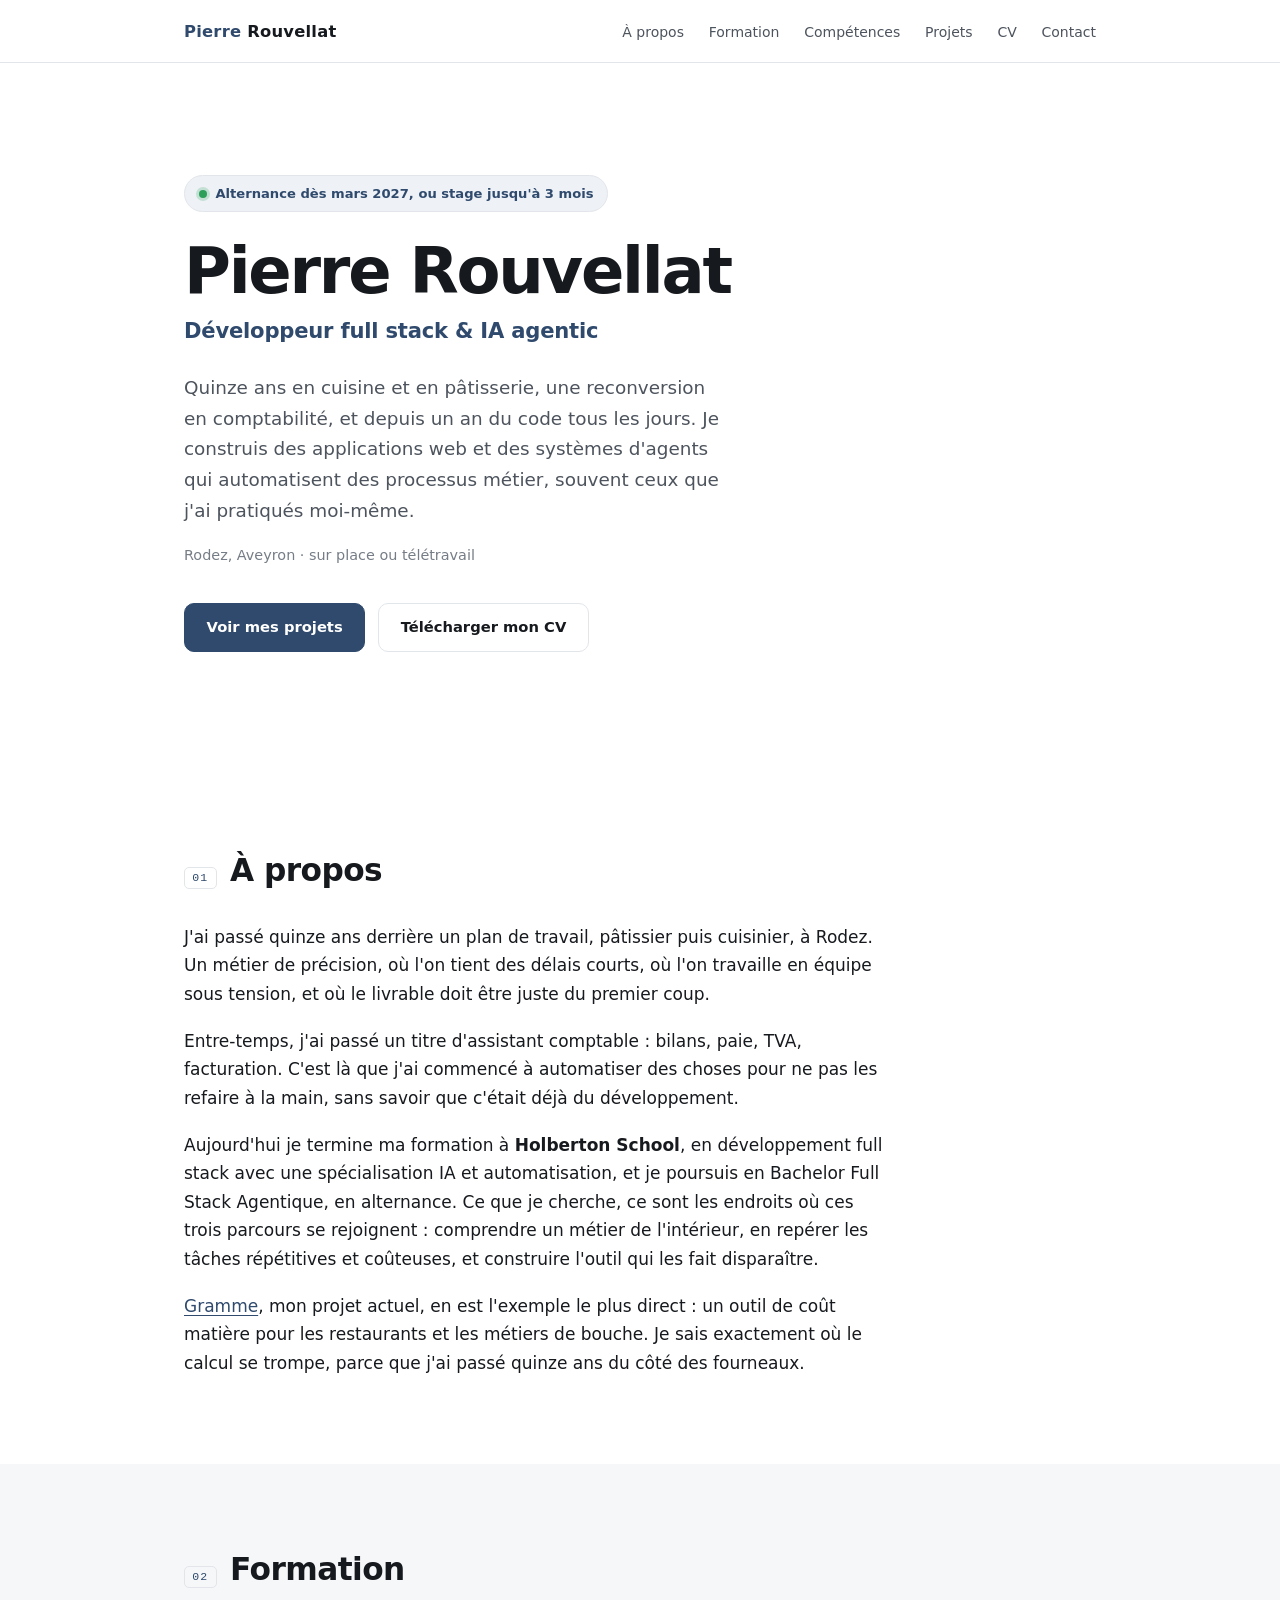
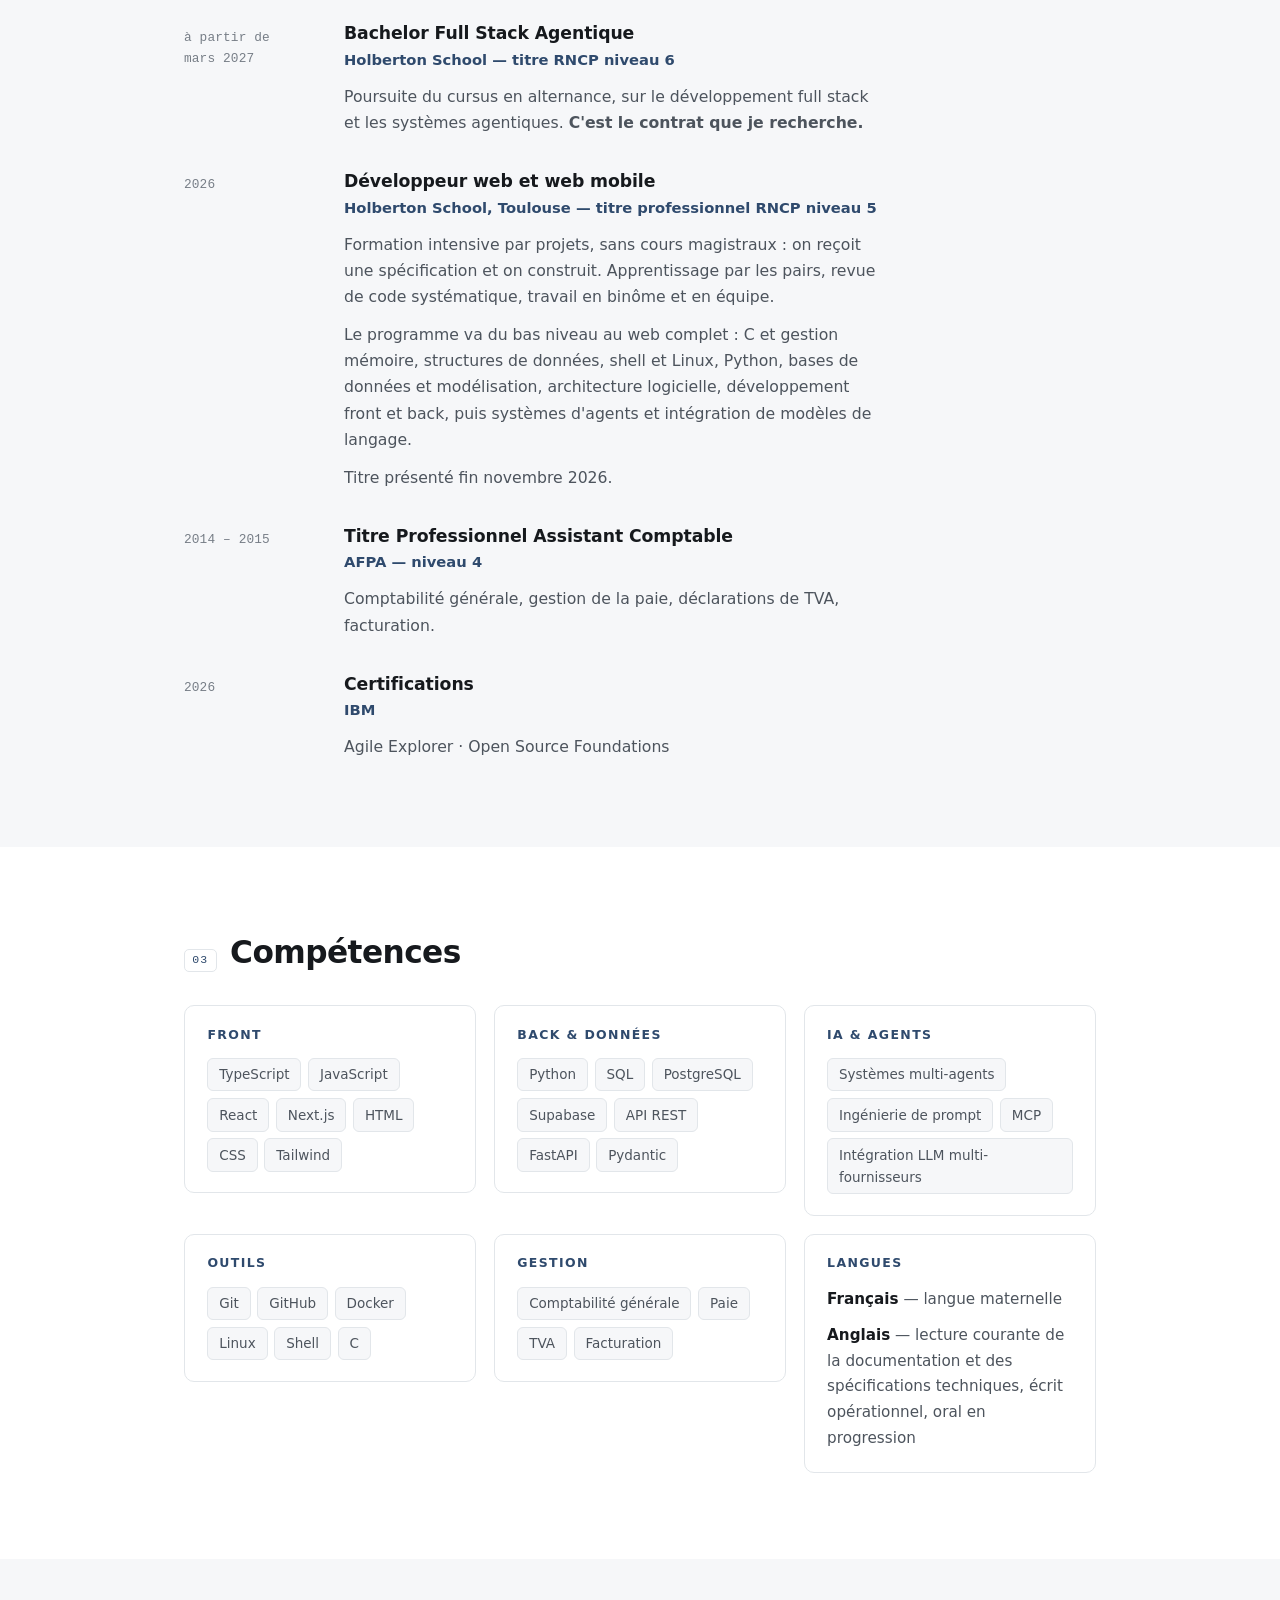
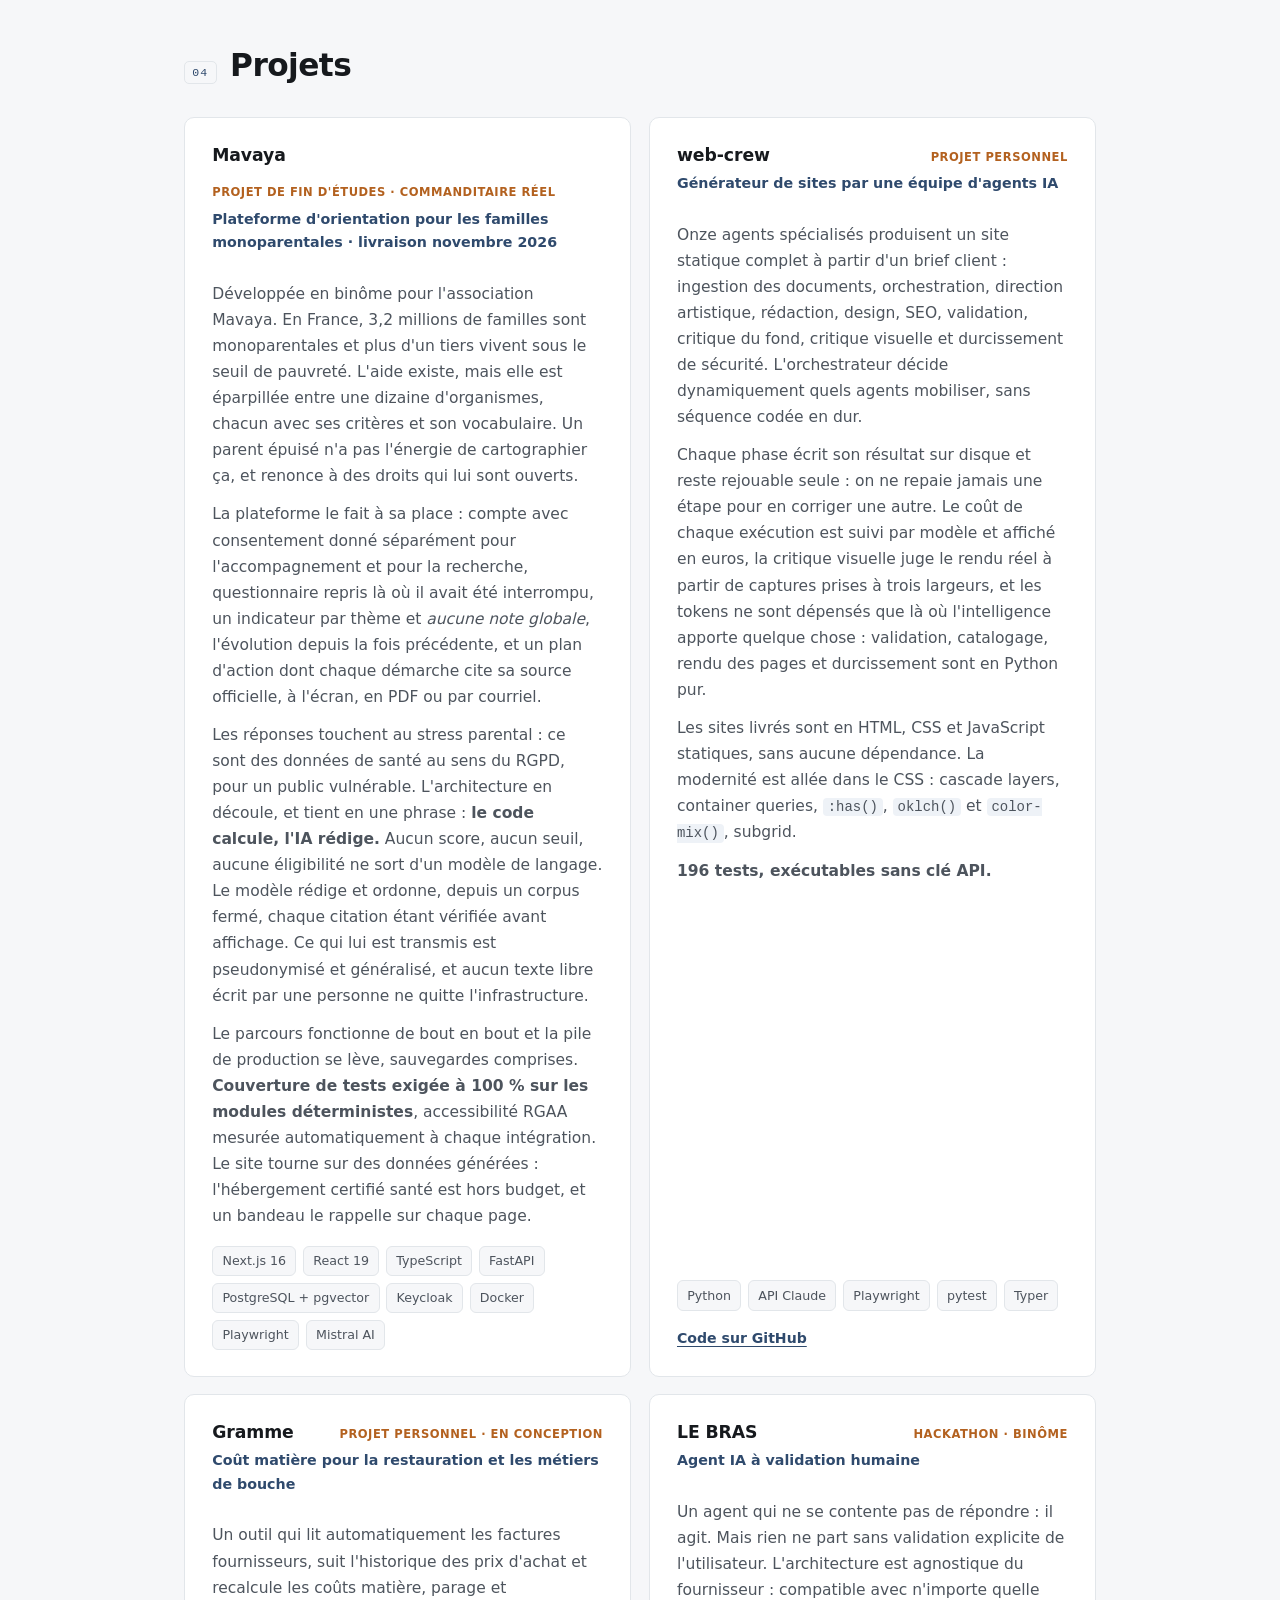
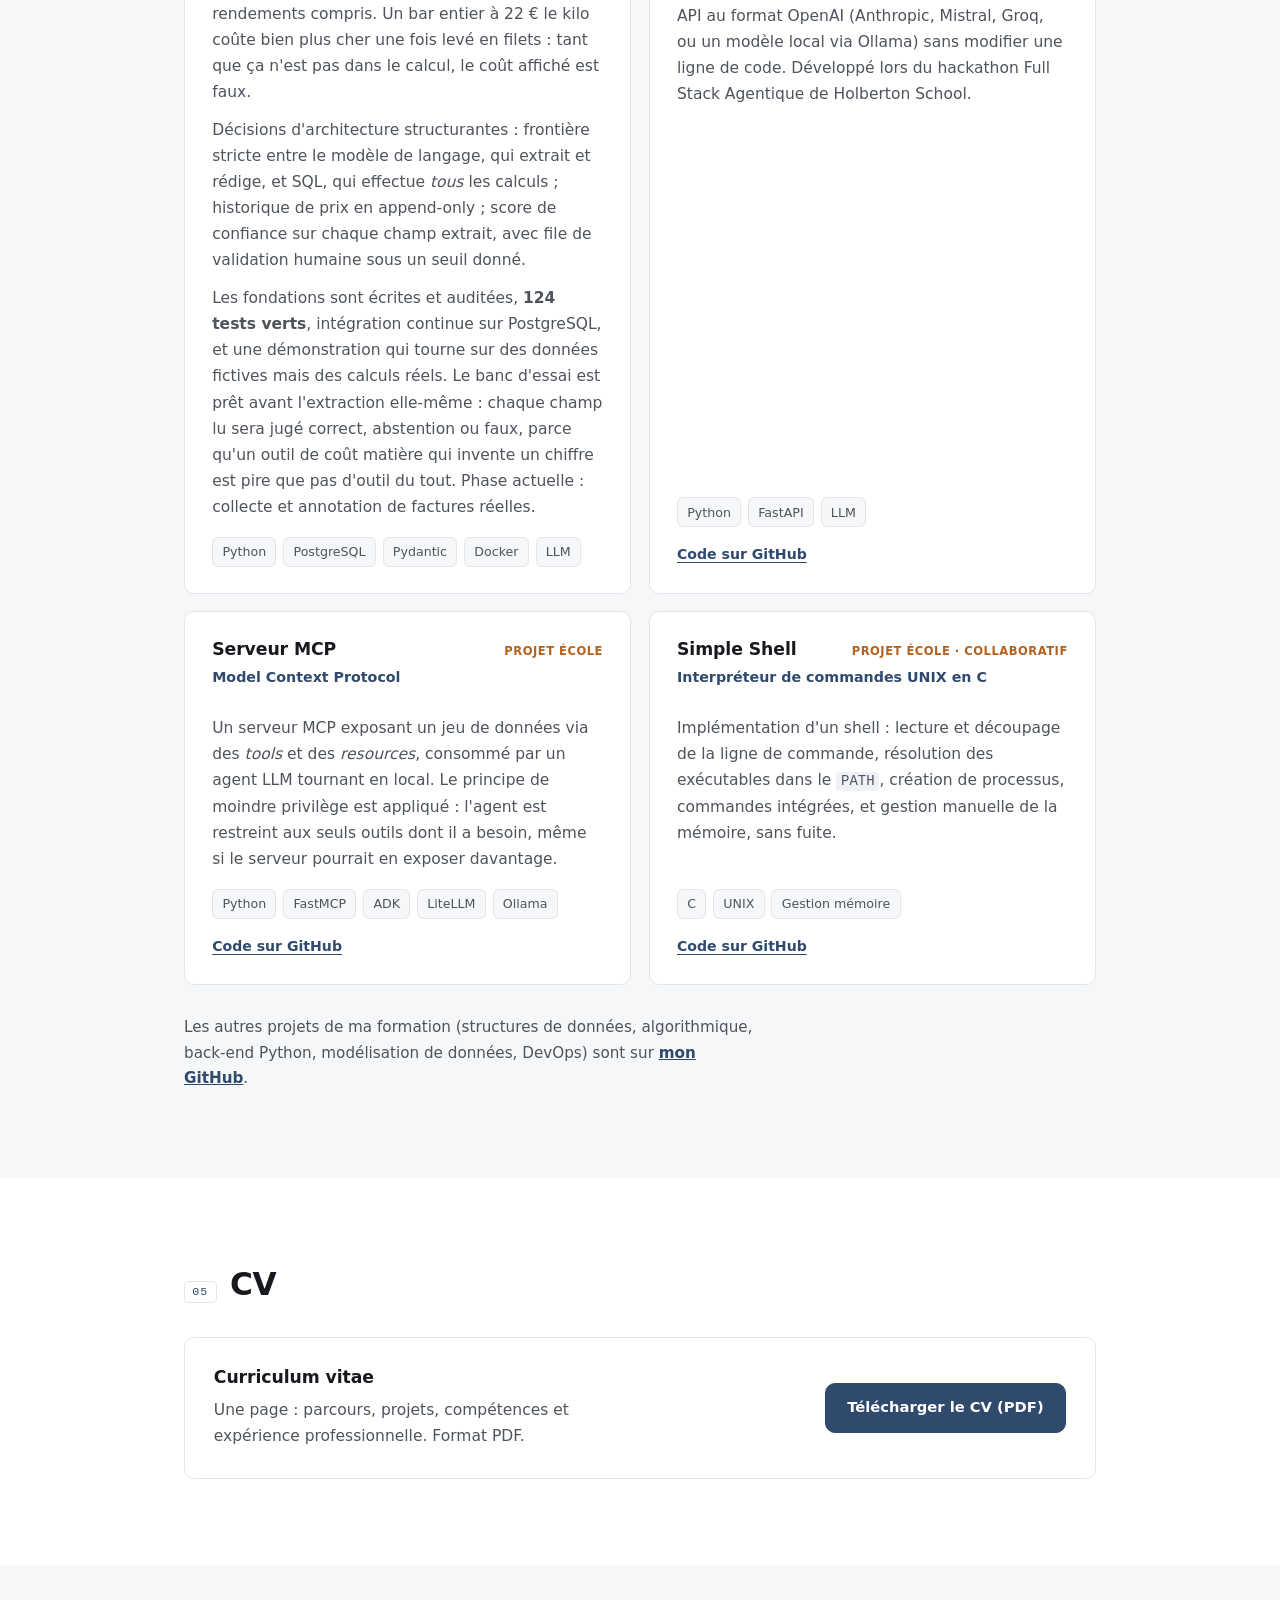
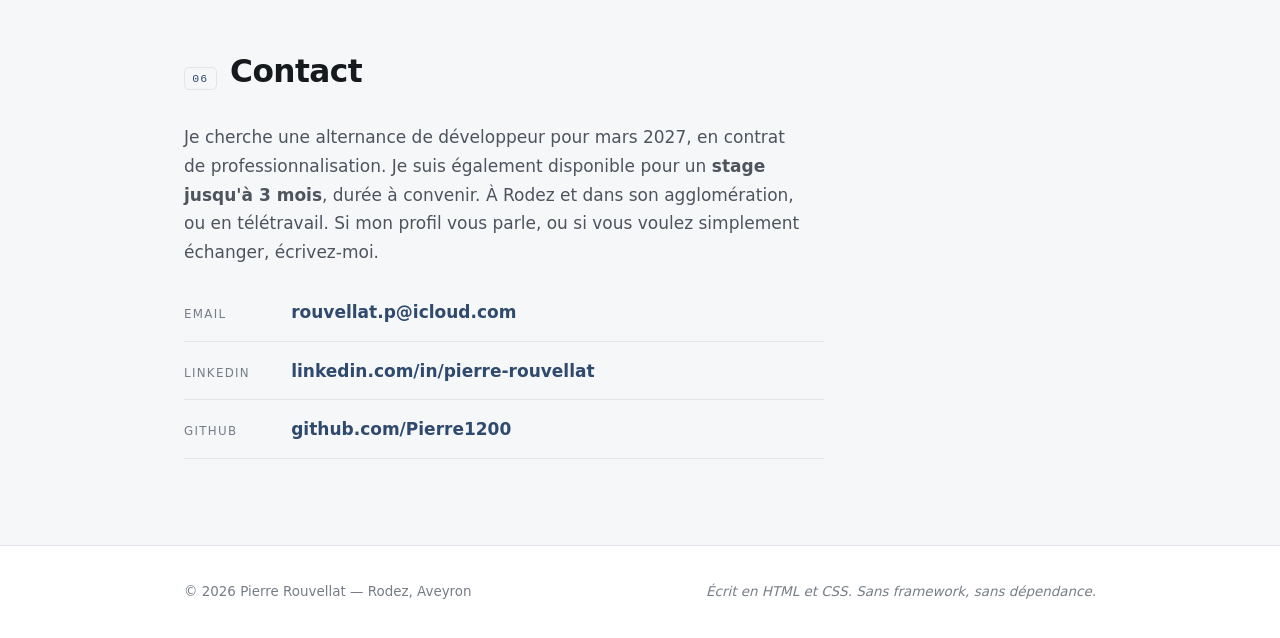
<file: index.html>
<!doctype html>
<html lang="fr">
<head>
<meta charset="utf-8">
<meta name="viewport" content="width=device-width, initial-scale=1">
<title>Pierre Rouvellat — Développeur full stack &amp; IA agentic</title>
<meta name="description" content="Développeur full stack et IA agentic à Rodez. 15 ans en cuisine, une reconversion, et aujourd'hui des applications web et des systèmes d'agents. Recherche une alternance pour mars 2027.">
<meta name="author" content="Pierre Rouvellat">

<meta property="og:type" content="website">
<meta property="og:title" content="Pierre Rouvellat — Développeur full stack &amp; IA agentic">
<meta property="og:description" content="15 ans en cuisine, une reconversion, et aujourd'hui du code tous les jours. Recherche une alternance pour mars 2027.">
<meta property="og:url" content="https://pierre1200.github.io/">
<meta property="og:image" content="https://pierre1200.github.io/assets/og.png">
<meta property="og:image:width" content="1200">
<meta property="og:image:height" content="630">
<meta property="og:image:alt" content="Pierre Rouvellat, développeur full stack et IA agentic, recherche une alternance dès mars 2027">
<meta property="og:locale" content="fr_FR">
<meta name="twitter:card" content="summary_large_image">

<link rel="icon" href="data:image/svg+xml,%3Csvg xmlns='http://www.w3.org/2000/svg' viewBox='0 0 100 100'%3E%3Crect width='100' height='100' rx='22' fill='%232f4a6d'/%3E%3Ctext x='50' y='68' font-family='Helvetica,Arial,sans-serif' font-size='52' font-weight='bold' fill='%23fff' text-anchor='middle'%3EPR%3C/text%3E%3C/svg%3E">
<meta http-equiv="Content-Security-Policy" content="default-src 'self'; script-src 'self'; style-src 'self'; img-src 'self' data:; font-src 'self'; connect-src 'none'; object-src 'none'; base-uri 'self'; form-action 'none'; upgrade-insecure-requests">
<meta name="referrer" content="strict-origin-when-cross-origin">
<link rel="stylesheet" href="style.css">
</head>
<body>

<a class="skip" href="#contenu">Aller au contenu</a>

<header class="site-header">
  <div class="wrap header-inner">
    <a class="brand" href="#top"><span>Pierre</span> Rouvellat</a>
    <nav aria-label="Navigation principale">
      <ul>
        <li><a href="#apropos">À propos</a></li>
        <li><a href="#formation">Formation</a></li>
        <li><a href="#competences">Compétences</a></li>
        <li><a href="#projets">Projets</a></li>
        <li><a href="#cv">CV</a></li>
        <li><a href="#contact">Contact</a></li>
      </ul>
    </nav>
  </div>
</header>

<main id="contenu">

  <section id="top" class="hero">
    <div class="wrap">
      <p class="dispo"><span class="dot" aria-hidden="true"></span> Alternance dès mars&nbsp;2027, ou stage jusqu'à 3&nbsp;mois</p>
      <h1>Pierre Rouvellat</h1>
      <p class="role">Développeur full stack &amp; IA agentic</p>
      <p class="pitch">
        Quinze ans en cuisine et en pâtisserie, une reconversion en comptabilité,
        et depuis un an du code tous les jours. Je construis des applications web
        et des systèmes d'agents qui automatisent des processus métier, souvent
        ceux que j'ai pratiqués moi-même.
      </p>
      <p class="lieu">Rodez, Aveyron · sur place ou télétravail</p>
      <div class="cta">
        <a class="btn btn-primary" href="#projets">Voir mes projets</a>
        <a class="btn" href="assets/CV-Pierre-Rouvellat-Alternance-Dev-2026.pdf" download>Télécharger mon CV</a>
      </div>
    </div>
  </section>

  <section id="apropos">
    <div class="wrap">
      <h2><span class="num">01</span> À propos</h2>
      <div class="prose">
        <p>
          J'ai passé quinze ans derrière un plan de travail, pâtissier puis
          cuisinier, à Rodez. Un métier de précision, où l'on tient des délais
          courts, où l'on travaille en équipe sous tension, et où le livrable doit
          être juste du premier coup.
        </p>
        <p>
          Entre-temps, j'ai passé un titre d'assistant comptable : bilans, paie, TVA,
          facturation. C'est là que j'ai commencé à automatiser des choses pour ne pas
          les refaire à la main, sans savoir que c'était déjà du développement.
        </p>
        <p>
          Aujourd'hui je termine ma formation à <strong>Holberton School</strong>, en
          développement full stack avec une spécialisation IA et automatisation, et je
          poursuis en Bachelor Full Stack Agentique, en alternance. Ce que je cherche,
          ce sont les endroits où ces trois parcours se rejoignent : comprendre un
          métier de l'intérieur, en repérer les tâches répétitives et coûteuses, et
          construire l'outil qui les fait disparaître.
        </p>
        <p>
          <a href="#projets">Gramme</a>, mon projet actuel, en est l'exemple le plus
          direct : un outil de coût matière pour les restaurants et les métiers de
          bouche. Je sais exactement où le calcul se trompe, parce que j'ai passé
          quinze ans du côté des fourneaux.
        </p>
      </div>
    </div>
  </section>

  <section id="formation" class="alt">
    <div class="wrap">
      <h2><span class="num">02</span> Formation</h2>

      <div class="tl">
        <article class="tl-item">
          <p class="tl-date">à partir de<br>mars 2027</p>
          <div>
            <h3>Bachelor Full Stack Agentique</h3>
            <p class="tl-org">Holberton School — titre RNCP niveau 6</p>
            <p>
              Poursuite du cursus en alternance, sur le développement full stack et
              les systèmes agentiques. <strong>C'est le contrat que je recherche.</strong>
            </p>
          </div>
        </article>

        <article class="tl-item">
          <p class="tl-date">2026</p>
          <div>
            <h3>Développeur web et web mobile</h3>
            <p class="tl-org">Holberton School, Toulouse — titre professionnel RNCP niveau 5</p>
            <p>
              Formation intensive par projets, sans cours magistraux : on reçoit une
              spécification et on construit. Apprentissage par les pairs, revue de
              code systématique, travail en binôme et en équipe.
            </p>
            <p>
              Le programme va du bas niveau au web complet : C et gestion mémoire,
              structures de données, shell et Linux, Python, bases de données et
              modélisation, architecture logicielle, développement front et back,
              puis systèmes d'agents et intégration de modèles de langage.
            </p>
            <p>Titre présenté fin novembre 2026.</p>
          </div>
        </article>

        <article class="tl-item">
          <p class="tl-date">2014 – 2015</p>
          <div>
            <h3>Titre Professionnel Assistant Comptable</h3>
            <p class="tl-org">AFPA — niveau 4</p>
            <p>Comptabilité générale, gestion de la paie, déclarations de TVA, facturation.</p>
          </div>
        </article>

        <article class="tl-item">
          <p class="tl-date">2026</p>
          <div>
            <h3>Certifications</h3>
            <p class="tl-org">IBM</p>
            <p>Agile Explorer · Open Source Foundations</p>
          </div>
        </article>
      </div>
    </div>
  </section>

  <section id="competences">
    <div class="wrap">
      <h2><span class="num">03</span> Compétences</h2>

      <div class="grid-sk">
        <article class="sk">
          <h3>Front</h3>
          <ul class="chips">
            <li>TypeScript</li><li>JavaScript</li><li>React</li><li>Next.js</li>
            <li>HTML</li><li>CSS</li><li>Tailwind</li>
          </ul>
        </article>
        <article class="sk">
          <h3>Back &amp; données</h3>
          <ul class="chips">
            <li>Python</li><li>SQL</li><li>PostgreSQL</li><li>Supabase</li>
            <li>API REST</li><li>FastAPI</li><li>Pydantic</li>
          </ul>
        </article>
        <article class="sk">
          <h3>IA &amp; agents</h3>
          <ul class="chips">
            <li>Systèmes multi-agents</li><li>Ingénierie de prompt</li>
            <li>MCP</li><li>Intégration LLM multi-fournisseurs</li>
          </ul>
        </article>
        <article class="sk">
          <h3>Outils</h3>
          <ul class="chips">
            <li>Git</li><li>GitHub</li><li>Docker</li><li>Linux</li><li>Shell</li><li>C</li>
          </ul>
        </article>
        <article class="sk">
          <h3>Gestion</h3>
          <ul class="chips">
            <li>Comptabilité générale</li><li>Paie</li><li>TVA</li><li>Facturation</li>
          </ul>
        </article>
        <article class="sk">
          <h3>Langues</h3>
          <ul class="langues">
            <li><strong>Français</strong> — langue maternelle</li>
            <li><strong>Anglais</strong> — lecture courante de la documentation et des
                spécifications techniques, écrit opérationnel, oral en progression</li>
          </ul>
        </article>
      </div>
    </div>
  </section>

  <section id="projets" class="alt">
    <div class="wrap">
      <h2><span class="num">04</span> Projets</h2>

      <div class="projets">

        <article class="projet">
          <div class="p-head">
            <h3>Mavaya</h3>
            <p class="p-tag">Projet de fin d'études · commanditaire réel</p>
          </div>
          <p class="p-sub">Plateforme d'orientation pour les familles monoparentales · livraison novembre 2026</p>
          <p>
            Développée en binôme pour l'association Mavaya. En France, 3,2 millions
            de familles sont monoparentales et plus d'un tiers vivent sous le seuil
            de pauvreté. L'aide existe, mais elle est éparpillée entre une dizaine
            d'organismes, chacun avec ses critères et son vocabulaire. Un parent
            épuisé n'a pas l'énergie de cartographier ça, et renonce à des droits
            qui lui sont ouverts.
          </p>
          <p>
            La plateforme le fait à sa place : compte avec consentement donné
            séparément pour l'accompagnement et pour la recherche, questionnaire
            repris là où il avait été interrompu, un indicateur par thème et
            <em>aucune note globale</em>, l'évolution depuis la fois précédente, et
            un plan d'action dont chaque démarche cite sa source officielle, à
            l'écran, en PDF ou par courriel.
          </p>
          <p>
            Les réponses touchent au stress parental : ce sont des données de santé
            au sens du RGPD, pour un public vulnérable. L'architecture en découle, et
            tient en une phrase : <strong>le code calcule, l'IA rédige.</strong> Aucun
            score, aucun seuil, aucune éligibilité ne sort d'un modèle de langage. Le
            modèle rédige et ordonne, depuis un corpus fermé, chaque citation étant
            vérifiée avant affichage. Ce qui lui est transmis est pseudonymisé et
            généralisé, et aucun texte libre écrit par une personne ne quitte
            l'infrastructure.
          </p>
          <p>
            Le parcours fonctionne de bout en bout et la pile de production se lève,
            sauvegardes comprises. <strong>Couverture de tests exigée à 100 % sur les
            modules déterministes</strong>, accessibilité RGAA mesurée automatiquement
            à chaque intégration. Le site tourne sur des données générées : l'hébergement
            certifié santé est hors budget, et un bandeau le rappelle sur chaque page.
          </p>
          <ul class="chips small">
            <li>Next.js 16</li><li>React 19</li><li>TypeScript</li>
            <li>FastAPI</li><li>PostgreSQL + pgvector</li><li>Keycloak</li>
            <li>Docker</li><li>Playwright</li><li>Mistral AI</li>
          </ul>
        </article>

        <article class="projet">
          <div class="p-head">
            <h3>web-crew</h3>
            <p class="p-tag">Projet personnel</p>
          </div>
          <p class="p-sub">Générateur de sites par une équipe d'agents IA</p>
          <p>
            Onze agents spécialisés produisent un site statique complet à partir
            d'un brief client : ingestion des documents, orchestration, direction
            artistique, rédaction, design, SEO, validation, critique du fond,
            critique visuelle et durcissement de sécurité. L'orchestrateur décide
            dynamiquement quels agents mobiliser, sans séquence codée en dur.
          </p>
          <p>
            Chaque phase écrit son résultat sur disque et reste rejouable seule :
            on ne repaie jamais une étape pour en corriger une autre. Le coût de
            chaque exécution est suivi par modèle et affiché en euros, la critique
            visuelle juge le rendu réel à partir de captures prises à trois
            largeurs, et les tokens ne sont dépensés que là où l'intelligence
            apporte quelque chose : validation, catalogage, rendu des pages et
            durcissement sont en Python pur.
          </p>
          <p>
            Les sites livrés sont en HTML, CSS et JavaScript statiques, sans
            aucune dépendance. La modernité est allée dans le CSS : cascade
            layers, container queries, <code>:has()</code>, <code>oklch()</code>
            et <code>color-mix()</code>, subgrid.
          </p>
          <p>
            <strong>196 tests, exécutables sans clé API.</strong>
          </p>
          <ul class="chips small"><li>Python</li><li>API Claude</li><li>Playwright</li><li>pytest</li><li>Typer</li></ul>
          <p class="p-links"><a href="https://github.com/Pierre1200/web-crew" target="_blank" rel="noopener noreferrer">Code sur GitHub</a></p>
        </article>

        <article class="projet">
          <div class="p-head">
            <h3>Gramme</h3>
            <p class="p-tag">Projet personnel · en conception</p>
          </div>
          <p class="p-sub">Coût matière pour la restauration et les métiers de bouche</p>
          <p>
            Un outil qui lit automatiquement les factures fournisseurs, suit
            l'historique des prix d'achat et recalcule les coûts matière, parage et
            rendements compris. Un bar entier à 22&nbsp;€ le kilo coûte bien plus cher
            une fois levé en filets : tant que ça n'est pas dans le calcul, le coût
            affiché est faux.
          </p>
          <p>
            Décisions d'architecture structurantes : frontière stricte entre le modèle
            de langage, qui extrait et rédige, et SQL, qui effectue <em>tous</em> les
            calculs ; historique de prix en append-only ; score de confiance sur chaque
            champ extrait, avec file de validation humaine sous un seuil donné.
          </p>
          <p>
            Les fondations sont écrites et auditées, <strong>124 tests verts</strong>,
            intégration continue sur PostgreSQL, et une démonstration qui tourne sur
            des données fictives mais des calculs réels. Le banc d'essai est prêt
            avant l'extraction elle-même : chaque champ lu sera jugé correct,
            abstention ou faux, parce qu'un outil de coût matière qui invente un
            chiffre est pire que pas d'outil du tout. Phase actuelle : collecte et
            annotation de factures réelles.
          </p>
          <ul class="chips small">
            <li>Python</li><li>PostgreSQL</li><li>Pydantic</li><li>Docker</li><li>LLM</li>
          </ul>
        </article>

        <article class="projet">
          <div class="p-head">
            <h3>LE BRAS</h3>
            <p class="p-tag">Hackathon · binôme</p>
          </div>
          <p class="p-sub">Agent IA à validation humaine</p>
          <p>
            Un agent qui ne se contente pas de répondre : il agit. Mais rien ne part
            sans validation explicite de l'utilisateur. L'architecture est agnostique
            du fournisseur : compatible avec n'importe quelle API au format OpenAI
            (Anthropic, Mistral, Groq, ou un modèle local via Ollama) sans modifier
            une ligne de code. Développé lors du hackathon Full Stack Agentique de
            Holberton School.
          </p>
          <ul class="chips small"><li>Python</li><li>FastAPI</li><li>LLM</li></ul>
          <p class="p-links"><a href="https://github.com/Pierre1200/hackathon-le-bras" target="_blank" rel="noopener noreferrer">Code sur GitHub</a></p>
        </article>

        <article class="projet">
          <div class="p-head">
            <h3>Serveur MCP</h3>
            <p class="p-tag">Projet école</p>
          </div>
          <p class="p-sub">Model Context Protocol</p>
          <p>
            Un serveur MCP exposant un jeu de données via des <em>tools</em> et des
            <em>resources</em>, consommé par un agent LLM tournant en local. Le
            principe de moindre privilège est appliqué : l'agent est restreint aux
            seuls outils dont il a besoin, même si le serveur pourrait en exposer
            davantage.
          </p>
          <ul class="chips small"><li>Python</li><li>FastMCP</li><li>ADK</li><li>LiteLLM</li><li>Ollama</li></ul>
          <p class="p-links"><a href="https://github.com/Pierre1200/mcp-intro" target="_blank" rel="noopener noreferrer">Code sur GitHub</a></p>
        </article>

        <article class="projet">
          <div class="p-head">
            <h3>Simple Shell</h3>
            <p class="p-tag">Projet école · collaboratif</p>
          </div>
          <p class="p-sub">Interpréteur de commandes UNIX en C</p>
          <p>
            Implémentation d'un shell : lecture et découpage de la ligne de commande,
            résolution des exécutables dans le <code>PATH</code>, création de processus,
            commandes intégrées, et gestion manuelle de la mémoire, sans fuite.
          </p>
          <ul class="chips small"><li>C</li><li>UNIX</li><li>Gestion mémoire</li></ul>
          <p class="p-links"><a href="https://github.com/Pierre1200/holbertonschool-simple_shell" target="_blank" rel="noopener noreferrer">Code sur GitHub</a></p>
        </article>

      </div>

      <p class="more">
        Les autres projets de ma formation (structures de données, algorithmique,
        back-end Python, modélisation de données, DevOps) sont sur
        <a href="https://github.com/Pierre1200" target="_blank" rel="noopener noreferrer">mon GitHub</a>.
      </p>
    </div>
  </section>

  <section id="cv">
    <div class="wrap">
      <h2><span class="num">05</span> CV</h2>
      <div class="cv-box">
        <div>
          <h3>Curriculum vitae</h3>
          <p>
            Une page : parcours, projets, compétences et expérience professionnelle.
            Format PDF.
          </p>
        </div>
        <a class="btn btn-primary" href="assets/CV-Pierre-Rouvellat-Alternance-Dev-2026.pdf" download>
          Télécharger le CV (PDF)
        </a>
      </div>
    </div>
  </section>

  <section id="contact" class="alt">
    <div class="wrap">
      <h2><span class="num">06</span> Contact</h2>
      <p class="contact-intro">
        Je cherche une alternance de développeur pour mars 2027, en contrat de
        professionnalisation. Je suis également disponible pour un <strong>stage jusqu'à
        3 mois</strong>, durée à convenir. À Rodez et dans son agglomération, ou en télétravail.
        Si mon profil vous parle, ou si vous voulez simplement échanger, écrivez-moi.
      </p>
      <ul class="contacts">
        <li>
          <span class="c-label">Email</span>
          <a href="mailto:rouvellat.p@icloud.com">rouvellat.p@icloud.com</a>
        </li>
        <li>
          <span class="c-label">LinkedIn</span>
          <a href="https://www.linkedin.com/in/pierre-rouvellat/" target="_blank" rel="noopener noreferrer">linkedin.com/in/pierre-rouvellat</a>
        </li>
        <li>
          <span class="c-label">GitHub</span>
          <a href="https://github.com/Pierre1200" target="_blank" rel="noopener noreferrer">github.com/Pierre1200</a>
        </li>
      </ul>
    </div>
  </section>

</main>

<footer class="site-footer">
  <div class="wrap footer-inner">
    <p>© <span id="year">2026</span> Pierre Rouvellat — Rodez, Aveyron</p>
    <p class="made">Écrit en HTML et CSS. Sans framework, sans dépendance.</p>
  </div>
</footer>

<script src="main.js"></script>
</body>
</html>
</file>
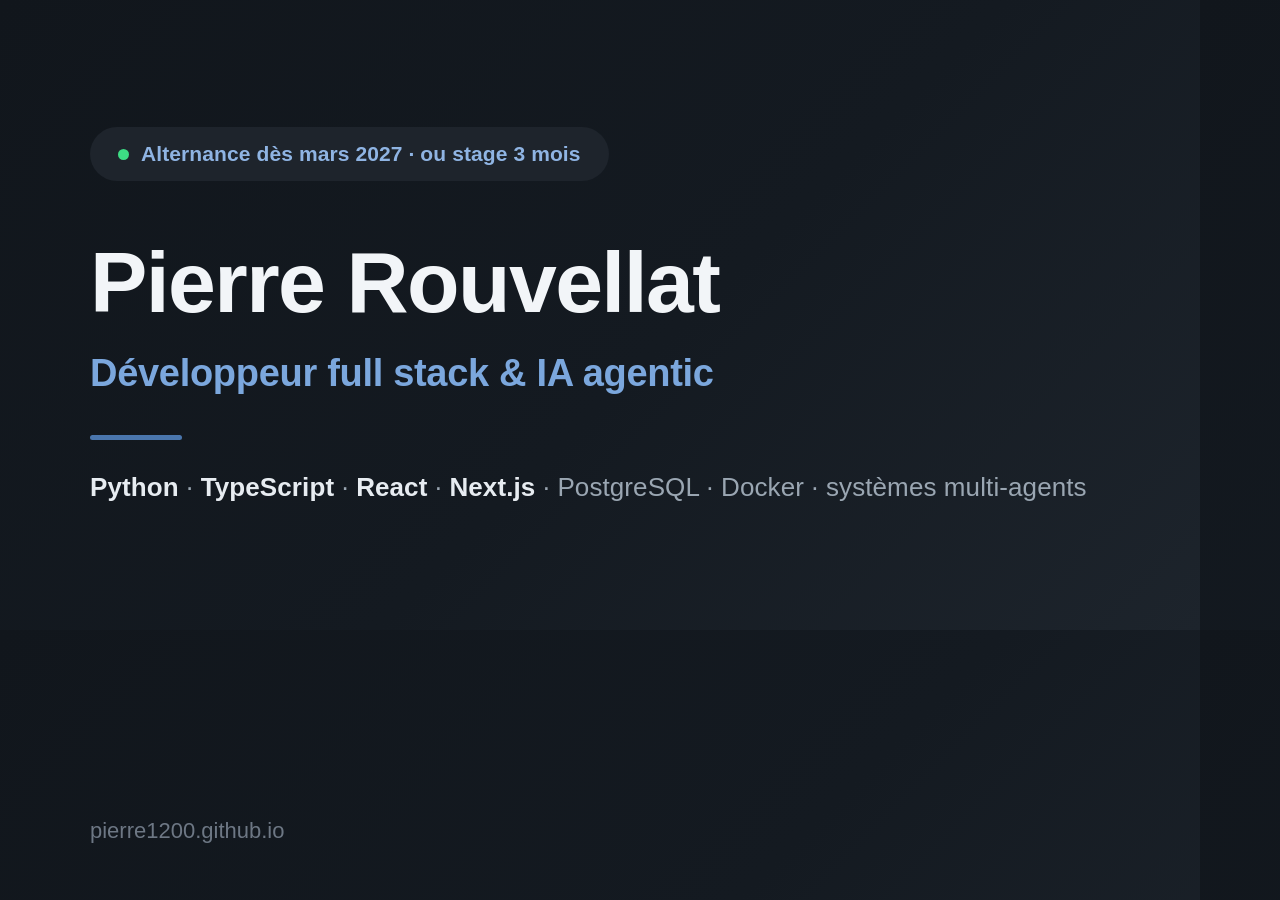
<file: assets/og-source.html>
<!doctype html>
<html lang="fr"><meta charset="utf-8">
<style>
  * { margin:0; padding:0; box-sizing:border-box; }
  html,body { width:1200px; height:630px; }
  body {
    font-family:"Helvetica Neue", Helvetica, Arial, sans-serif;
    background:linear-gradient(135deg,#11161c 0%,#141a21 55%,#1d242c 100%);
    color:#eef2f6; padding:0 90px; display:flex; flex-direction:column; justify-content:center;
    -webkit-font-smoothing:antialiased;
  }
  .pill {
    display:inline-flex; align-items:center; gap:12px; align-self:flex-start;
    background:#1e242c; border-radius:999px; padding:15px 28px;
    font-size:21px; font-weight:700; color:#8fb4e3; letter-spacing:.1px;
  }
  .dot { width:11px; height:11px; border-radius:50%; background:#3ddc84; display:block; }
  h1 { font-size:86px; font-weight:800; letter-spacing:-1.6px; margin-top:52px; color:#f2f5f8; }
  .role { font-size:38px; font-weight:700; color:#7ba7dd; margin-top:20px; letter-spacing:-.3px; }
  .rule { width:92px; height:5px; border-radius:3px; background:#4a76ad; margin:40px 0 32px; }
  .stack { font-size:26px; color:#9aa6b2; letter-spacing:.1px; }
  .stack b { color:#e7ecf1; font-weight:700; }
  .url { position:absolute; left:90px; bottom:56px; font-size:22px; color:#6d7784; }
</style>
<p class="pill"><span class="dot"></span> Alternance dès mars 2027 · ou stage 3 mois</p>
<h1>Pierre Rouvellat</h1>
<p class="role">Développeur full stack &amp; IA agentic</p>
<div class="rule"></div>
<p class="stack"><b>Python</b> · <b>TypeScript</b> · <b>React</b> · <b>Next.js</b> · PostgreSQL · Docker · systèmes multi-agents</p>
<p class="url">pierre1200.github.io</p>
</html>
</file>
<file: style.css>
/* ==========================================================================
   Pierre Rouvellat — feuille de style unique
   Pas de framework, pas de dépendance, pas d'étape de build.
   ========================================================================== */

/* --- Jetons de design ---------------------------------------------------- */
:root {
  --bg:        #ffffff;
  --bg-alt:    #f6f7f9;
  --surface:   #ffffff;
  --text:      #16191d;
  --text-soft: #4d545d;
  --text-mute: #767d86;
  --line:      #e2e6ea;
  --accent:    #2f4a6d;
  --accent-lo: #eef2f7;
  --warm:      #b3611f;

  --max: 62rem;
  --pad: clamp(1.15rem, 5vw, 2.5rem);
  --radius: 10px;

  --sans: system-ui, -apple-system, "Segoe UI", Roboto, "Helvetica Neue", Arial, sans-serif;
  --mono: ui-monospace, SFMono-Regular, "SF Mono", Menlo, Consolas, monospace;
}

@media (prefers-color-scheme: dark) {
  :root {
    --bg:        #14171b;
    --bg-alt:    #191d22;
    --surface:   #1d2126;
    --text:      #e8eaed;
    --text-soft: #b3b9c1;
    --text-mute: #878e97;
    --line:      #2b3138;
    --accent:    #8fb4e0;
    --accent-lo: #1f2833;
    --warm:      #e0a06a;
  }
}

/* --- Base ---------------------------------------------------------------- */
*, *::before, *::after { box-sizing: border-box; }
* { margin: 0; padding: 0; }

html { scroll-behavior: smooth; scroll-padding-top: 5rem; }
@media (prefers-reduced-motion: reduce) { html { scroll-behavior: auto; } }

body {
  font-family: var(--sans);
  font-size: 1.0625rem;
  line-height: 1.68;
  color: var(--text);
  background: var(--bg);
  -webkit-font-smoothing: antialiased;
  text-rendering: optimizeLegibility;
}

a { color: inherit; }
a:focus-visible, .btn:focus-visible {
  outline: 2px solid var(--accent);
  outline-offset: 3px;
  border-radius: 3px;
}

ul { list-style: none; }
code { font-family: var(--mono); font-size: .9em; background: var(--accent-lo);
       padding: .1em .35em; border-radius: 4px; }

.wrap { max-width: var(--max); margin-inline: auto; padding-inline: var(--pad); }

.skip {
  position: absolute; left: -9999px; top: 0;
  background: var(--accent); color: #fff; padding: .7rem 1.1rem; z-index: 100;
}
.skip:focus { left: 0; }

/* --- En-tête ------------------------------------------------------------- */
.site-header {
  position: sticky; top: 0; z-index: 50;
  background: color-mix(in srgb, var(--bg) 88%, transparent);
  backdrop-filter: saturate(140%) blur(10px);
  border-bottom: 1px solid var(--line);
}
.header-inner {
  display: flex; align-items: center; justify-content: space-between;
  gap: 1.5rem; min-height: 3.9rem; flex-wrap: wrap;
}
.brand {
  font-weight: 700; letter-spacing: .015em; text-decoration: none;
  font-size: 1.02rem; white-space: nowrap;
}
.brand span { color: var(--accent); }

.site-header nav ul { display: flex; flex-wrap: wrap; gap: clamp(.7rem, 2.2vw, 1.55rem); }
.site-header nav a {
  text-decoration: none; font-size: .875rem; color: var(--text-soft);
  padding: .3rem 0; border-bottom: 1.5px solid transparent; transition: color .15s, border-color .15s;
}
.site-header nav a:hover { color: var(--accent); border-bottom-color: var(--accent); }

/* Sur petit écran l'en-tête passe sur deux lignes : collé, il mangerait un tiers
   de la hauteur utile. La page est courte, on le laisse défiler. */
@media (max-width: 48rem) {
  .site-header { position: static; }
  .header-inner { padding-block: .8rem; min-height: 0; }
}

/* --- Sections ------------------------------------------------------------ */
section { padding-block: clamp(3.2rem, 8vw, 5.4rem); }
section.alt { background: var(--bg-alt); }

h2 {
  font-size: clamp(1.5rem, 3.4vw, 1.95rem);
  line-height: 1.22; letter-spacing: -.018em; font-weight: 700;
  margin-bottom: 2.1rem; display: flex; align-items: baseline; gap: .85rem;
}
h2 .num {
  font-family: var(--mono); font-size: .72rem; font-weight: 500;
  color: var(--accent); letter-spacing: .1em;
  border: 1px solid var(--line); border-radius: 5px; padding: .2rem .45rem;
}

h3 { font-size: 1.08rem; line-height: 1.35; letter-spacing: -.005em; }

/* --- Accroche ------------------------------------------------------------ */
.hero { padding-block: clamp(3.5rem, 11vw, 7rem); }

.dispo {
  display: inline-flex; align-items: center; gap: .55rem;
  font-size: .82rem; font-weight: 600; color: var(--accent);
  background: var(--accent-lo); border: 1px solid var(--line);
  padding: .4rem .85rem; border-radius: 999px; margin-bottom: 1.6rem;
}
.dot {
  width: .5rem; height: .5rem; border-radius: 50%;
  background: #2e9e5b; flex-shrink: 0;
  box-shadow: 0 0 0 3px color-mix(in srgb, #2e9e5b 22%, transparent);
}

.hero h1 {
  font-size: clamp(2.4rem, 8vw, 4rem);
  line-height: 1.04; letter-spacing: -.035em; font-weight: 800;
}
.hero .role {
  font-size: clamp(1.05rem, 3vw, 1.32rem); font-weight: 600;
  color: var(--accent); margin-top: .55rem; letter-spacing: -.01em;
}
.hero .pitch {
  max-width: 46ch; margin-top: 1.5rem;
  font-size: clamp(1.02rem, 2.3vw, 1.15rem); color: var(--text-soft);
}
.hero .lieu {
  margin-top: 1rem; font-size: .9rem; color: var(--text-mute);
}

.cta { display: flex; flex-wrap: wrap; gap: .8rem; margin-top: 2.2rem; }
.btn {
  display: inline-block; text-decoration: none; font-size: .92rem; font-weight: 600;
  padding: .72rem 1.35rem; border-radius: var(--radius);
  border: 1px solid var(--line); background: var(--surface); color: var(--text);
  transition: border-color .15s, transform .1s, background .15s;
}
.btn:hover { border-color: var(--accent); transform: translateY(-1px); }
.btn-primary { background: var(--accent); border-color: var(--accent); color: #fff; }
@media (prefers-color-scheme: dark) { .btn-primary { color: #14171b; } }
.btn-primary:hover { opacity: .92; }

/* --- Texte courant ------------------------------------------------------- */
.prose { max-width: 65ch; }
.prose p + p { margin-top: 1.15rem; }
.prose a { color: var(--accent); text-decoration-thickness: 1px; text-underline-offset: 3px; }

/* --- Chronologie --------------------------------------------------------- */
.tl { display: grid; gap: 2.1rem; max-width: 65ch; }
.tl-item { display: grid; grid-template-columns: 8.5rem 1fr; gap: 1.5rem; }
.tl-date {
  font-family: var(--mono); font-size: .8rem; color: var(--text-mute);
  padding-top: .28rem; letter-spacing: .01em;
}
.tl-org { color: var(--accent); font-size: .92rem; font-weight: 600; margin: .15rem 0 .6rem; }
.tl-item p + p { margin-top: .7rem; }
.tl-item > div > p:not(.tl-org) { color: var(--text-soft); font-size: .98rem; }

@media (max-width: 34rem) {
  .tl-item { grid-template-columns: 1fr; gap: .5rem; }
  .tl-date { padding-top: 0; }
}

/* --- Compétences --------------------------------------------------------- */
.grid-sk {
  display: grid; gap: 1.1rem; align-items: start;
  grid-template-columns: repeat(auto-fit, minmax(15.5rem, 1fr));
}
.sk {
  background: var(--surface); border: 1px solid var(--line);
  border-radius: var(--radius); padding: 1.3rem 1.4rem;
}
.sk h3 { font-size: .78rem; text-transform: uppercase; letter-spacing: .11em;
         color: var(--accent); margin-bottom: .9rem; }

.chips { display: flex; flex-wrap: wrap; gap: .42rem; }
.chips li {
  font-size: .845rem; color: var(--text-soft);
  background: var(--bg-alt); border: 1px solid var(--line);
  padding: .27rem .68rem; border-radius: 6px;
}
.sk .chips li { background: var(--bg-alt); }

.langues li { font-size: .95rem; color: var(--text-soft); }
.langues li + li { margin-top: .7rem; }
.langues strong { color: var(--text); }

/* --- Projets ------------------------------------------------------------- */
.projets { display: grid; gap: 1.1rem; grid-template-columns: repeat(auto-fit, minmax(20rem, 1fr)); }
.projet {
  background: var(--surface); border: 1px solid var(--line);
  border-radius: var(--radius); padding: 1.6rem 1.7rem;
  display: flex; flex-direction: column;
}
.p-head { display: flex; align-items: baseline; justify-content: space-between; gap: 1rem; flex-wrap: wrap; }
.p-tag {
  font-size: .72rem; font-weight: 600; letter-spacing: .045em; text-transform: uppercase;
  color: var(--warm); white-space: nowrap;
}
.p-sub { font-size: .89rem; color: var(--accent); font-weight: 600; margin: .3rem 0 .85rem; }
.projet p:not(.p-sub):not(.p-tag):not(.p-links) { color: var(--text-soft); font-size: .97rem; }
.projet p + p:not(.p-sub) { margin-top: .75rem; }
.chips.small { margin-top: auto; padding-top: 1.05rem; }
.chips.small li { font-size: .79rem; padding: .22rem .58rem; }
.p-links { margin-top: 1rem; font-size: .88rem; }
.p-links a { color: var(--accent); font-weight: 600; text-underline-offset: 3px; }

.more { margin-top: 1.9rem; font-size: .95rem; color: var(--text-soft); max-width: 60ch; }
.more a { color: var(--accent); font-weight: 600; }

/* --- CV ------------------------------------------------------------------ */
.cv-box {
  display: flex; align-items: center; justify-content: space-between;
  gap: 1.8rem; flex-wrap: wrap;
  background: var(--surface); border: 1px solid var(--line);
  border-radius: var(--radius); padding: 1.8rem;
}
.cv-box p { color: var(--text-soft); font-size: .97rem; margin-top: .45rem; max-width: 42ch; }

/* --- Contact ------------------------------------------------------------- */
.contact-intro { max-width: 58ch; color: var(--text-soft); margin-bottom: 2rem; }
.contacts { display: grid; gap: .9rem; max-width: 40rem; }
.contacts li {
  display: flex; align-items: baseline; gap: 1.2rem;
  border-bottom: 1px solid var(--line); padding-bottom: .9rem; flex-wrap: wrap;
}
.c-label {
  font-size: .74rem; text-transform: uppercase; letter-spacing: .11em;
  color: var(--text-mute); min-width: 5.5rem;
}
.contacts a {
  color: var(--accent); font-weight: 600; text-decoration: none;
  text-underline-offset: 4px; word-break: break-word;
}
.contacts a:hover { text-decoration: underline; }

/* --- Pied de page -------------------------------------------------------- */
.site-footer { border-top: 1px solid var(--line); padding-block: 2.2rem; }
.footer-inner {
  display: flex; justify-content: space-between; gap: 1rem; flex-wrap: wrap;
  font-size: .84rem; color: var(--text-mute);
}
.made { font-style: italic; }

/* --- Impression ---------------------------------------------------------- */
@media print {
  .site-header, .cta, .skip { display: none; }
  body { font-size: 11pt; }
  section { padding-block: 1rem; break-inside: avoid; }
  a { text-decoration: none; }
}
</file>
